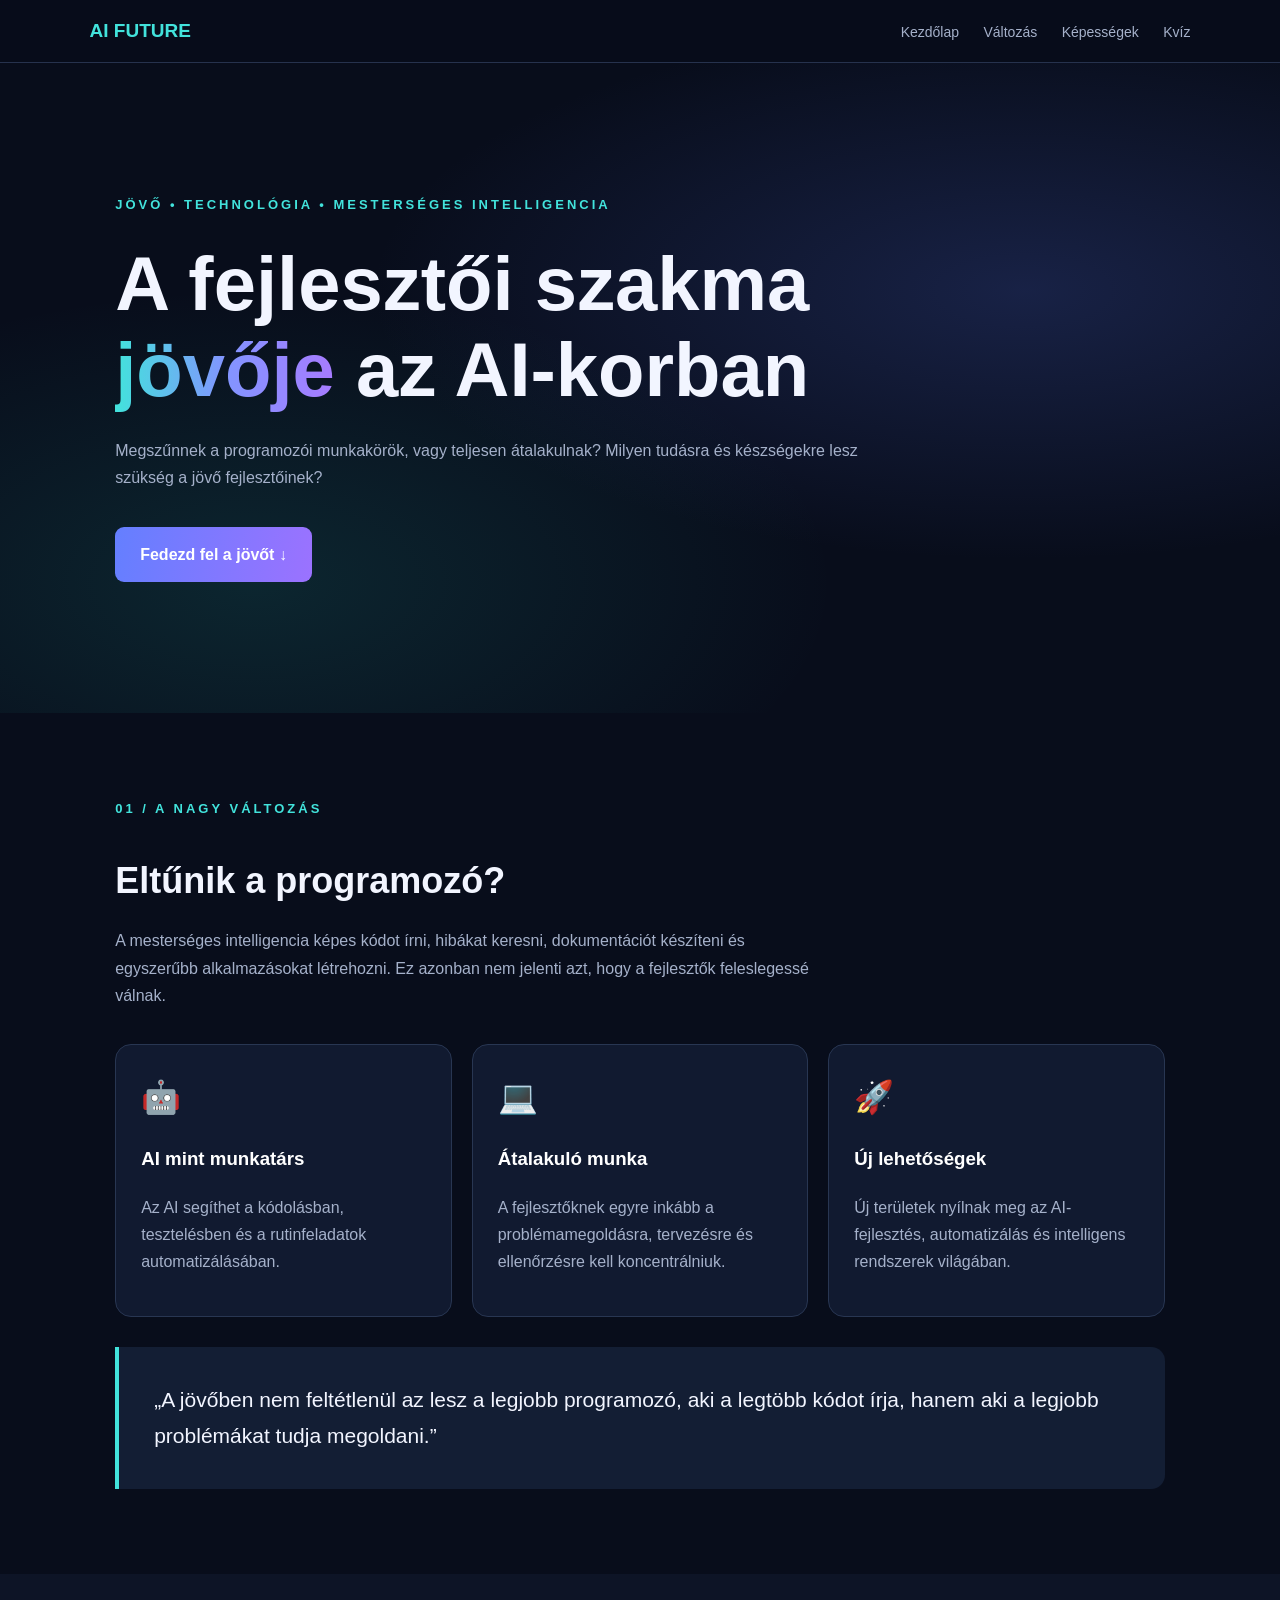
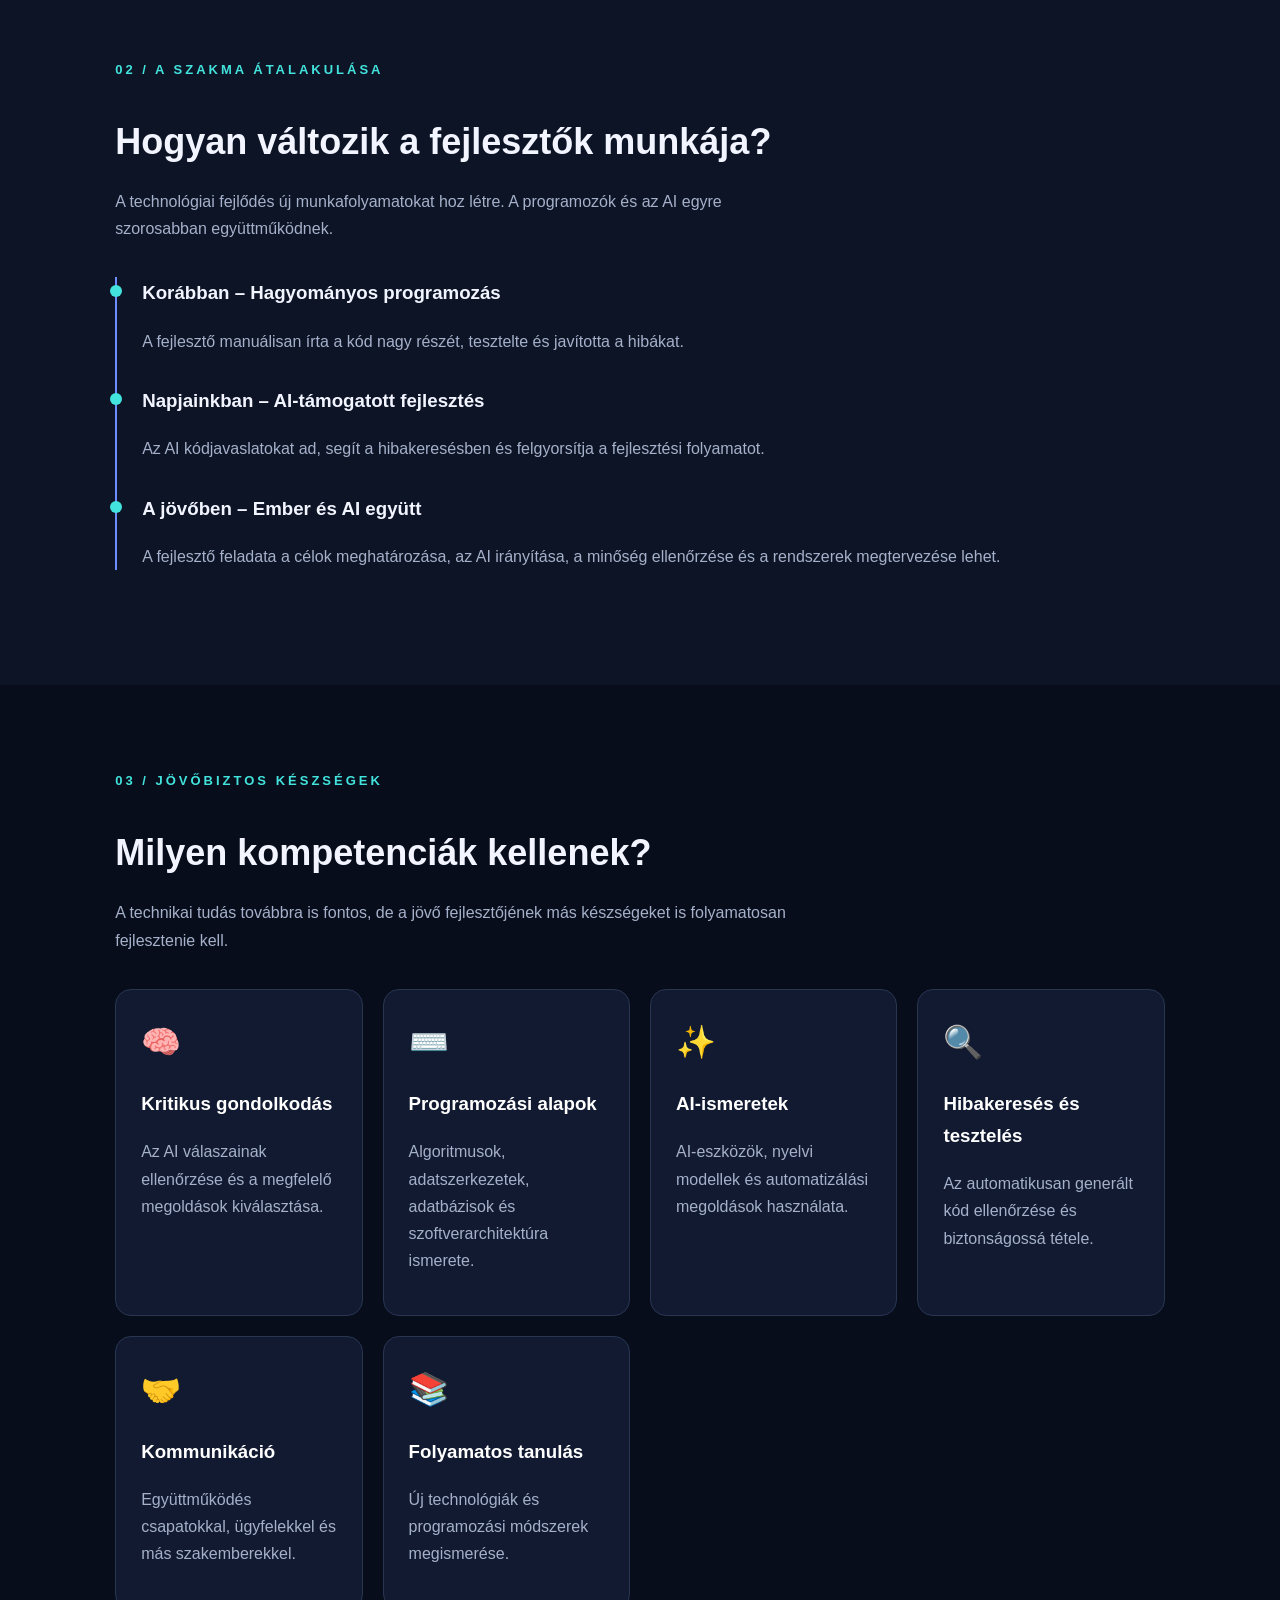
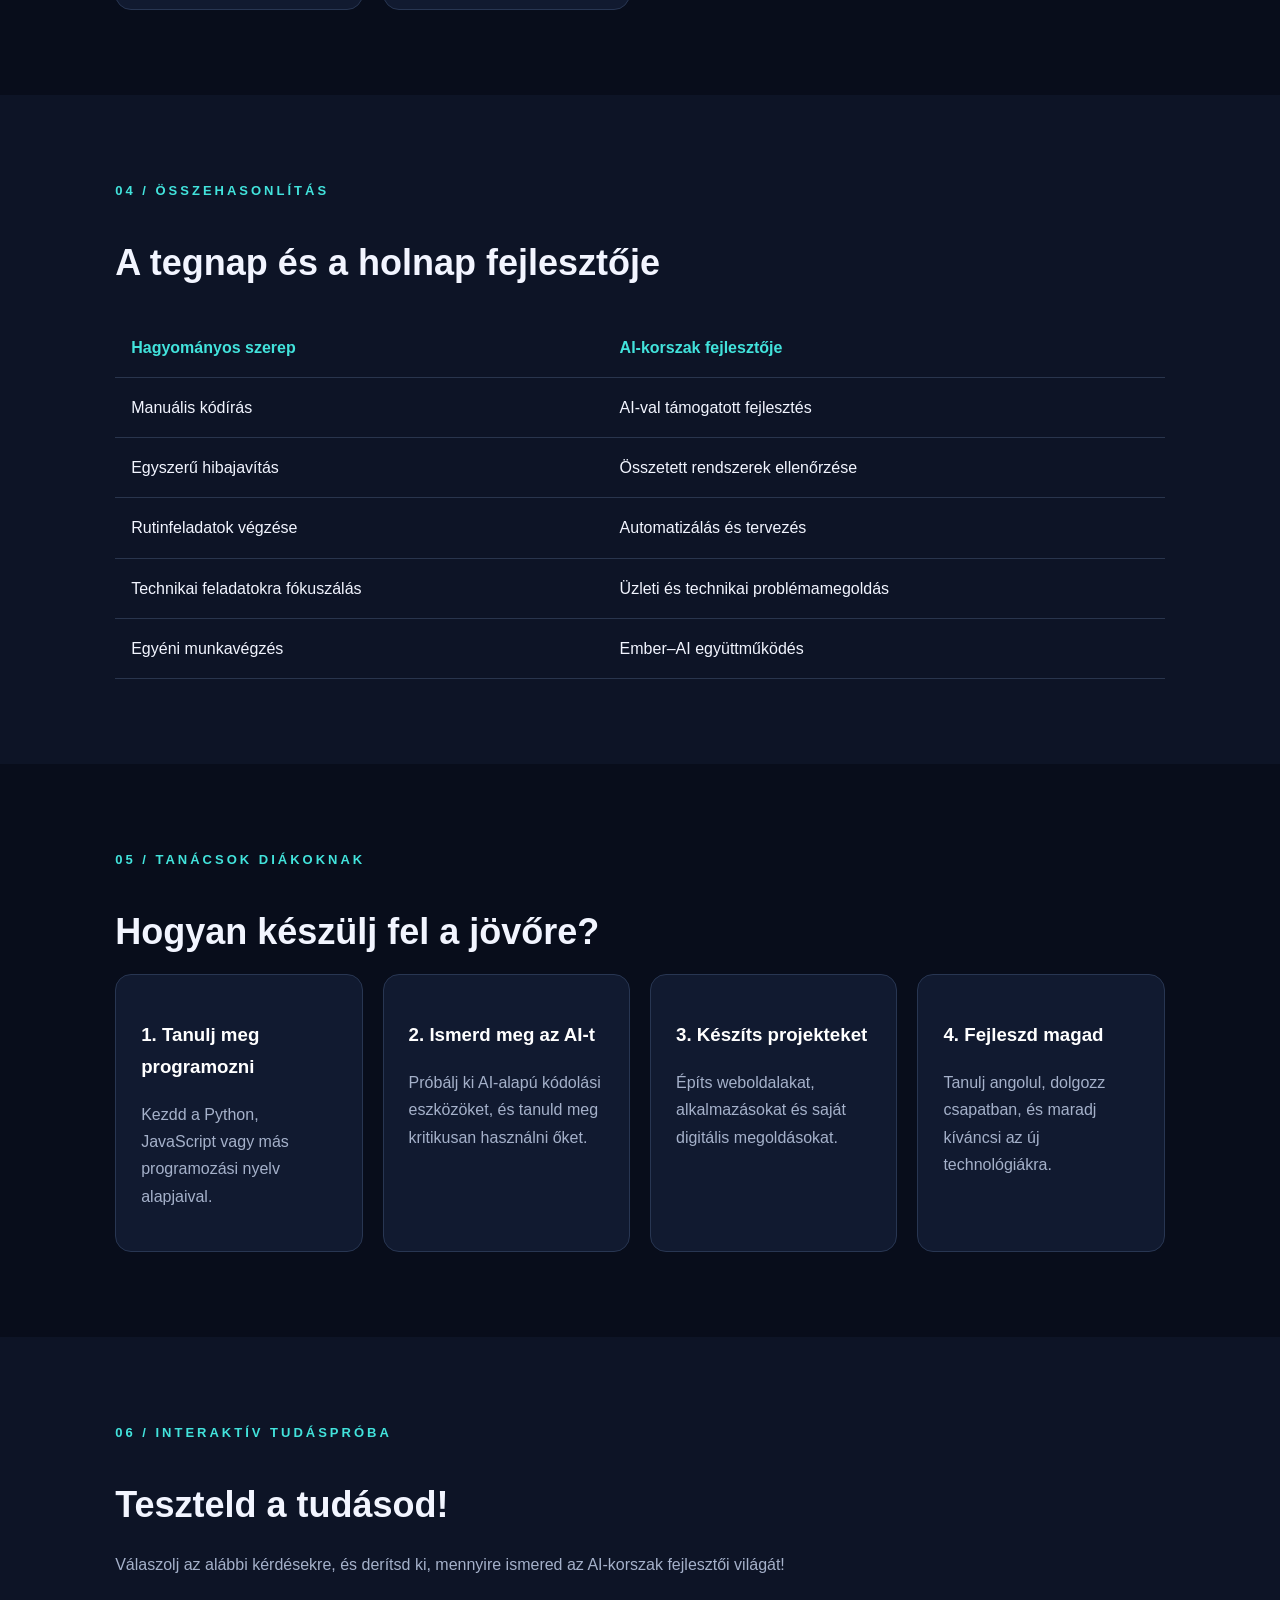
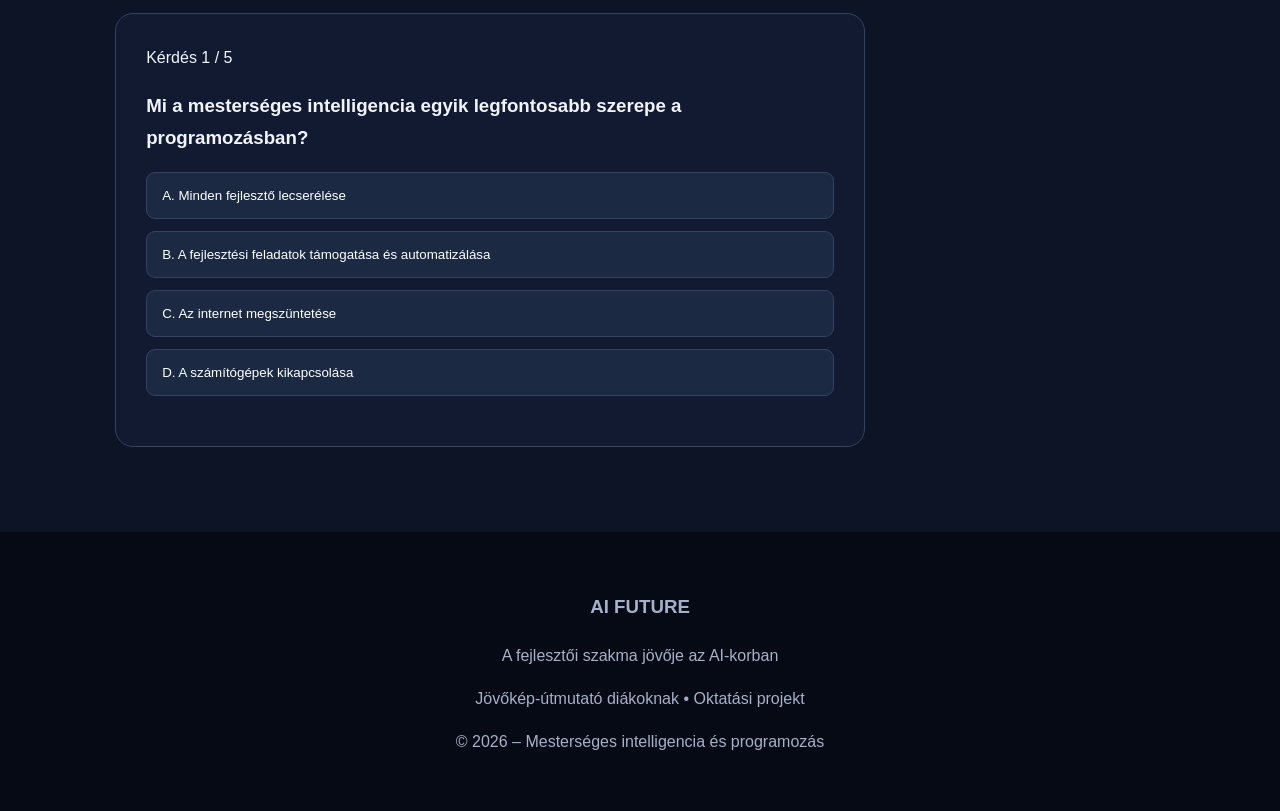
<file: index.html>
<!DOCTYPE html>
<html lang="hu">
<head>
    <meta charset="UTF-8">
    <meta name="viewport" content="width=device-width, initial-scale=1.0">

    <title>A fejlesztői szakma jövője az AI-korban</title>

    <!-- CSS fájl csatolása -->
    <link rel="stylesheet" href="style.css">

    <!-- JavaScript fájl csatolása -->
    <script src="script.js" defer></script>
</head>

<body>

    <!-- Navigáció -->
    <nav>
        <div class="logo">AI FUTURE</div>

        <div class="nav-links">
            <a href="#kezdes">Kezdőlap</a>
            <a href="#valtozas">Változás</a>
            <a href="#kompetenciak">Képességek</a>
            <a href="#kviz">Kvíz</a>
        </div>
    </nav>

    <!-- Főoldal -->
    <header class="hero" id="kezdes">
        <div class="hero-content">

            <div class="tag">
                JÖVŐ • TECHNOLÓGIA • MESTERSÉGES INTELLIGENCIA
            </div>

            <h1>
                A fejlesztői szakma
                <span class="gradient">jövője</span>
                az AI-korban
            </h1>

            <p>
                Megszűnnek a programozói munkakörök,
                vagy teljesen átalakulnak?
                Milyen tudásra és készségekre lesz szükség
                a jövő fejlesztőinek?
            </p>

            <a href="#valtozas" class="btn">
                Fedezd fel a jövőt ↓
            </a>

        </div>
    </header>

    <!-- A szakma változása -->
    <section id="valtozas">

        <div class="tag">01 / A NAGY VÁLTOZÁS</div>

        <h2 class="section-title">
            Eltűnik a programozó?
        </h2>

        <p class="section-intro">
            A mesterséges intelligencia képes kódot írni,
            hibákat keresni, dokumentációt készíteni
            és egyszerűbb alkalmazásokat létrehozni.

            Ez azonban nem jelenti azt, hogy a fejlesztők
            feleslegessé válnak.
        </p>

        <div class="cards">

            <div class="card">
                <div class="icon">🤖</div>

                <h3>AI mint munkatárs</h3>

                <p>
                    Az AI segíthet a kódolásban,
                    tesztelésben és a rutinfeladatok
                    automatizálásában.
                </p>
            </div>

            <div class="card">
                <div class="icon">💻</div>

                <h3>Átalakuló munka</h3>

                <p>
                    A fejlesztőknek egyre inkább
                    a problémamegoldásra, tervezésre
                    és ellenőrzésre kell koncentrálniuk.
                </p>
            </div>

            <div class="card">
                <div class="icon">🚀</div>

                <h3>Új lehetőségek</h3>

                <p>
                    Új területek nyílnak meg az AI-fejlesztés,
                    automatizálás és intelligens rendszerek világában.
                </p>
            </div>

        </div>

        <div class="quote">
            „A jövőben nem feltétlenül az lesz a legjobb
            programozó, aki a legtöbb kódot írja,
            hanem aki a legjobb problémákat tudja megoldani.”
        </div>

    </section>

    <!-- A szakma átalakulása -->
    <section class="dark-section">

        <div class="tag">02 / A SZAKMA ÁTALAKULÁSA</div>

        <h2 class="section-title">
            Hogyan változik a fejlesztők munkája?
        </h2>

        <p class="section-intro">
            A technológiai fejlődés új munkafolyamatokat hoz létre.
            A programozók és az AI egyre szorosabban
            együttműködnek.
        </p>

        <div class="timeline">

            <div class="timeline-item">
                <h3>Korábban – Hagyományos programozás</h3>

                <p>
                    A fejlesztő manuálisan írta a kód nagy részét,
                    tesztelte és javította a hibákat.
                </p>
            </div>

            <div class="timeline-item">
                <h3>Napjainkban – AI-támogatott fejlesztés</h3>

                <p>
                    Az AI kódjavaslatokat ad, segít a hibakeresésben
                    és felgyorsítja a fejlesztési folyamatot.
                </p>
            </div>

            <div class="timeline-item">
                <h3>A jövőben – Ember és AI együtt</h3>

                <p>
                    A fejlesztő feladata a célok meghatározása,
                    az AI irányítása, a minőség ellenőrzése
                    és a rendszerek megtervezése lehet.
                </p>
            </div>

        </div>

    </section>

    <!-- Kompetenciák -->
    <section id="kompetenciak">

        <div class="tag">03 / JÖVŐBIZTOS KÉSZSÉGEK</div>

        <h2 class="section-title">
            Milyen kompetenciák kellenek?
        </h2>

        <p class="section-intro">
            A technikai tudás továbbra is fontos,
            de a jövő fejlesztőjének más készségeket
            is folyamatosan fejlesztenie kell.
        </p>

        <div class="cards">

            <div class="card">
                <div class="icon">🧠</div>

                <h3>Kritikus gondolkodás</h3>

                <p>
                    Az AI válaszainak ellenőrzése
                    és a megfelelő megoldások kiválasztása.
                </p>
            </div>

            <div class="card">
                <div class="icon">⌨️</div>

                <h3>Programozási alapok</h3>

                <p>
                    Algoritmusok, adatszerkezetek,
                    adatbázisok és szoftverarchitektúra ismerete.
                </p>
            </div>

            <div class="card">
                <div class="icon">✨</div>

                <h3>AI-ismeretek</h3>

                <p>
                    AI-eszközök, nyelvi modellek
                    és automatizálási megoldások használata.
                </p>
            </div>

            <div class="card">
                <div class="icon">🔍</div>

                <h3>Hibakeresés és tesztelés</h3>

                <p>
                    Az automatikusan generált kód ellenőrzése
                    és biztonságossá tétele.
                </p>
            </div>

            <div class="card">
                <div class="icon">🤝</div>

                <h3>Kommunikáció</h3>

                <p>
                    Együttműködés csapatokkal,
                    ügyfelekkel és más szakemberekkel.
                </p>
            </div>

            <div class="card">
                <div class="icon">📚</div>

                <h3>Folyamatos tanulás</h3>

                <p>
                    Új technológiák és programozási
                    módszerek megismerése.
                </p>
            </div>

        </div>

    </section>

    <!-- Összehasonlítás -->
    <section class="dark-section">

        <div class="tag">04 / ÖSSZEHASONLÍTÁS</div>

        <h2 class="section-title">
            A tegnap és a holnap fejlesztője
        </h2>

        <table class="compare">

            <thead>
                <tr>
                    <th>Hagyományos szerep</th>
                    <th>AI-korszak fejlesztője</th>
                </tr>
            </thead>

            <tbody>
                <tr>
                    <td>Manuális kódírás</td>
                    <td>AI-val támogatott fejlesztés</td>
                </tr>

                <tr>
                    <td>Egyszerű hibajavítás</td>
                    <td>Összetett rendszerek ellenőrzése</td>
                </tr>

                <tr>
                    <td>Rutinfeladatok végzése</td>
                    <td>Automatizálás és tervezés</td>
                </tr>

                <tr>
                    <td>Technikai feladatokra fókuszálás</td>
                    <td>Üzleti és technikai problémamegoldás</td>
                </tr>

                <tr>
                    <td>Egyéni munkavégzés</td>
                    <td>Ember–AI együttműködés</td>
                </tr>
            </tbody>

        </table>

    </section>

    <!-- Diákoknak szóló útmutató -->
    <section>

        <div class="tag">05 / TANÁCSOK DIÁKOKNAK</div>

        <h2 class="section-title">
            Hogyan készülj fel a jövőre?
        </h2>

        <div class="cards">

            <div class="card">
                <h3>1. Tanulj meg programozni</h3>

                <p>
                    Kezdd a Python, JavaScript
                    vagy más programozási nyelv alapjaival.
                </p>
            </div>

            <div class="card">
                <h3>2. Ismerd meg az AI-t</h3>

                <p>
                    Próbálj ki AI-alapú kódolási eszközöket,
                    és tanuld meg kritikusan használni őket.
                </p>
            </div>

            <div class="card">
                <h3>3. Készíts projekteket</h3>

                <p>
                    Építs weboldalakat, alkalmazásokat
                    és saját digitális megoldásokat.
                </p>
            </div>

            <div class="card">
                <h3>4. Fejleszd magad</h3>

                <p>
                    Tanulj angolul, dolgozz csapatban,
                    és maradj kíváncsi az új technológiákra.
                </p>
            </div>

        </div>

    </section>

    <!-- Interaktív kvíz -->
    <section class="dark-section" id="kviz">

        <div class="tag">06 / INTERAKTÍV TUDÁSPRÓBA</div>

        <h2 class="section-title">
            Teszteld a tudásod!
        </h2>

        <p class="section-intro">
            Válaszolj az alábbi kérdésekre,
            és derítsd ki, mennyire ismered
            az AI-korszak fejlesztői világát!
        </p>

        <div class="quiz-box">

            <div id="question-number"></div>

            <h3 id="question"></h3>

            <div id="answers"></div>

            <div id="feedback" aria-live="polite"></div>

            <button
                class="btn"
                id="next"
                style="display:none"
            >
                Következő kérdés →
            </button>

            <div id="result"></div>

        </div>

    </section>

    <!-- Lábléc -->
    <footer>

        <h3>AI FUTURE</h3>

        <p>
            A fejlesztői szakma jövője az AI-korban
        </p>

        <p>
            Jövőkép-útmutató diákoknak
            • Oktatási projekt
        </p>

        <p>
            © 2026 – Mesterséges intelligencia és programozás
        </p>

    </footer>

</body>
</html>
</file>
<file: style.css>
/* Alapbeállítások */

:root {
    --bg: #080d1b;
    --panel: #111a30;
    --text: #f2f5ff;
    --muted: #a5b1ca;
    --blue: #6c8cff;
    --cyan: #42e3dc;
    --purple: #a77bff;
}

* {
    box-sizing: border-box;
    scroll-behavior: smooth;
}

body {
    margin: 0;
    background: var(--bg);
    color: var(--text);
    font-family: Arial, sans-serif;
    line-height: 1.7;
}

/* Navigáció */

nav {
    position: sticky;
    top: 0;
    z-index: 10;

    background: #080d1bee;
    backdrop-filter: blur(15px);

    border-bottom: 1px solid #26324d;

    display: flex;
    justify-content: space-between;
    align-items: center;

    padding: 15px 7%;
}

.logo {
    font-weight: bold;
    color: var(--cyan);
    font-size: 19px;
}

.nav-links a {
    color: var(--muted);
    text-decoration: none;
    margin-left: 20px;
    font-size: 14px;
}

.nav-links a:hover {
    color: var(--cyan);
}

/* Főoldal */

.hero {
    min-height: 650px;

    display: flex;
    align-items: center;

    padding: 90px 9%;

    background:
        radial-gradient(
            ellipse at 80% 35%,
            #384b9b55,
            transparent 45%
        ),
        radial-gradient(
            ellipse at 20% 80%,
            #25c8b522,
            transparent 40%
        );
}

.hero-content {
    max-width: 800px;
}

.tag {
    color: var(--cyan);
    letter-spacing: 3px;
    font-size: 13px;
    font-weight: bold;
}

h1 {
    font-size: clamp(40px, 7vw, 76px);
    line-height: 1.12;
    margin: 25px 0;
}

.gradient {
    background: linear-gradient(
        90deg,
        var(--cyan),
        #8295ff,
        var(--purple)
    );

    -webkit-background-clip: text;
    background-clip: text;
    color: transparent;
}

p {
    color: var(--muted);
}

/* Gombok */

.btn {
    display: inline-block;

    padding: 14px 25px;
    margin-top: 20px;

    background: linear-gradient(
        100deg,
        #647fff,
        #9b72ff
    );

    color: white;
    text-decoration: none;
    border-radius: 9px;
    font-weight: bold;

    border: none;
    cursor: pointer;
    transition: 0.3s;
}

.btn:hover {
    transform: translateY(-3px);
    box-shadow: 0 8px 25px #647fff44;
}

/* Szekciók */

section {
    padding: 85px 9%;
    scroll-margin-top: 65px;
}

.section-title {
    font-size: 36px;
    margin-bottom: 12px;
}

.section-intro {
    max-width: 700px;
    margin-bottom: 35px;
}

.dark-section {
    background: #0d1426;
}

/* Kártyák */

.cards {
    display: grid;

    grid-template-columns:
        repeat(auto-fit, minmax(230px, 1fr));

    gap: 20px;
}

.card {
    background: var(--panel);

    border: 1px solid #283652;
    padding: 25px;

    border-radius: 16px;

    transition: 0.3s;
}

.card:hover {
    transform: translateY(-5px);
    border-color: var(--cyan);
}

.card .icon {
    font-size: 32px;
}

.card h3 {
    color: white;
}

/* Idézet */

.quote {
    padding: 35px;

    border-left: 4px solid var(--cyan);

    background: #131e34;

    border-radius: 0 14px 14px 0;

    font-size: 21px;
    margin-top: 30px;
}

/* Idővonal */

.timeline {
    border-left: 2px solid var(--blue);
    padding-left: 25px;
}

.timeline-item {
    margin: 30px 0;
    position: relative;
}

.timeline-item::before {
    content: "";

    position: absolute;
    left: -32px;
    top: 8px;

    width: 12px;
    height: 12px;

    border-radius: 50%;
    background: var(--cyan);
}

/* Táblázat */

.compare {
    width: 100%;
    border-collapse: collapse;
    margin-top: 25px;
}

.compare th,
.compare td {
    padding: 16px;
    text-align: left;
    border-bottom: 1px solid #29354d;
}

.compare th {
    color: var(--cyan);
}

/* Kvíz */

.quiz-box {
    max-width: 750px;

    background: var(--panel);

    padding: 30px;

    border: 1px solid #344363;
    border-radius: 18px;
}

.option {
    display: block;
    width: 100%;

    padding: 15px;
    margin: 12px 0;

    background: #1b2942;

    border: 1px solid #344363;
    border-radius: 9px;

    color: white;
    text-align: left;

    cursor: pointer;
    transition: 0.2s;
}

.option:hover:not(:disabled) {
    border-color: var(--cyan);
    background: #263958;
}

.option:disabled {
    cursor: default;
    opacity: 0.8;
}

#feedback {
    margin-top: 20px;
    font-weight: bold;
}

#result {
    margin-top: 20px;
}

/* Lábléc */

footer {
    text-align: center;
    padding: 40px;
    color: var(--muted);
    background: #060a14;
}

/* Mobilnézet */

@media (max-width: 650px) {

    nav {
        padding: 12px 4%;
    }

    .nav-links a {
        margin-left: 8px;
        font-size: 11px;
    }

    .hero {
        min-height: 550px;
        padding: 65px 7%;
    }

    section {
        padding: 65px 7%;
    }

    .section-title {
        font-size: 29px;
    }

    .compare {
        font-size: 13px;
    }

    .compare th,
    .compare td {
        padding: 10px;
    }

    .quote {
        font-size: 17px;
        padding: 25px;
    }
}
</file>
